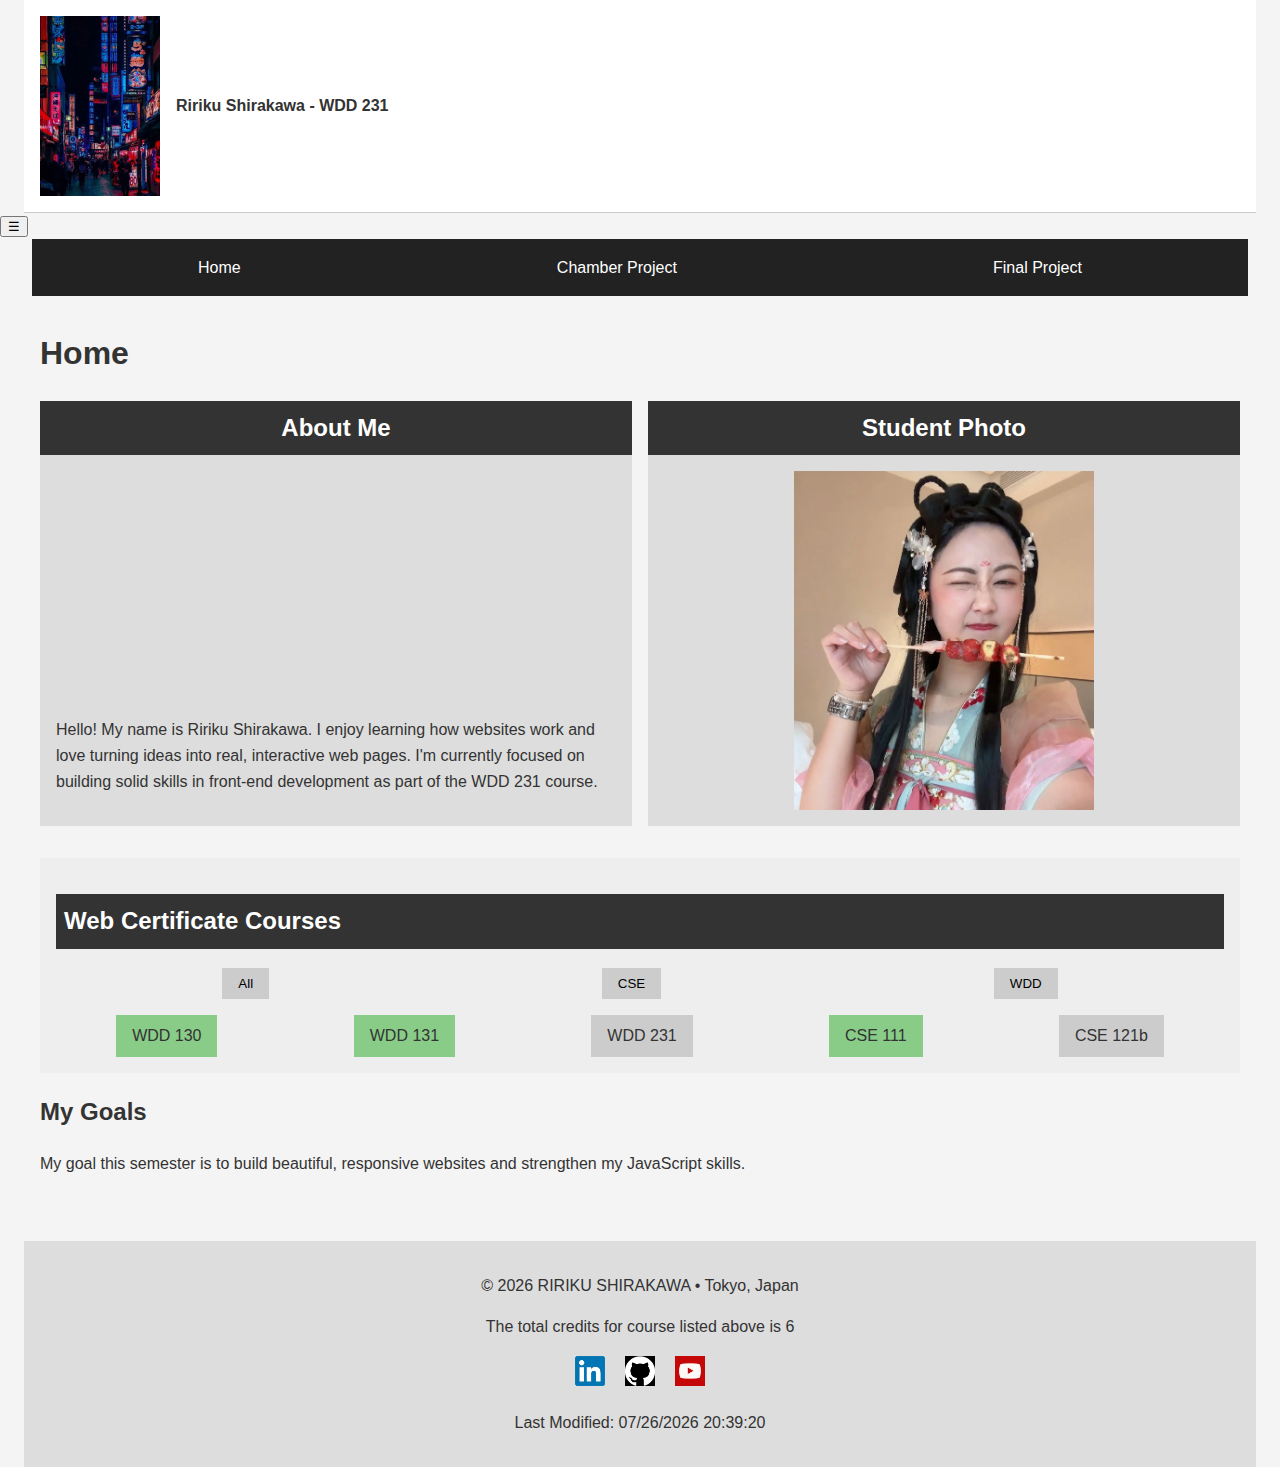
<file: index.html>
<!DOCTYPE html>
<html lang="en">

<head>
  <meta charset="UTF-8">
  <meta name="viewport" content="width=device-width, initial-scale=1.0" />
  <title>WDD 231 - Week 01 Assignment</title>
  <meta name="description" content="WDD231 Week 01 assignment home page." />
  <meta name="author" content="Ririku Shirakawa" />
  <link rel="stylesheet" href="styles/base.css">
  <link rel="stylesheet" href="styles/larger.css">
  <script src="scripts/navigation.js" defer></script>
  <script src="scripts/date.js" defer></script>
  <script src="scripts/courses.js" defer></script>
</head>

<body>
  <header>
    <img src="images/header.webp" alt="Header photo" width="120" />
    <span>Ririku Shirakawa - WDD 231</span>
  </header>

  <nav>
    <a href="index.html">Home</a>
    <a href="chamber.html">Chamber Project</a>
    <a href="final.html">Final Project</a>
  </nav>

  <main>
    <h1>Home</h1>

    <!-- Section 1: About Me + Photo -->
    <section class="about-photo">
      <div class="card">
        <h2>About Me</h2>
        <p>Hello! My name is Ririku Shirakawa. I enjoy learning how websites work and love turning ideas into real, interactive web pages. I'm currently focused on building solid skills in front-end development as part of the WDD 231 course.</p>
      </div>
      <div class="card">
        <h2>Student Photo</h2>
        <img src="images/profile.webp" alt="Student photo" />
      </div>
    </section>

    <!-- Section 2: Courses -->
    <section class="courses">
      <h2>Web Certificate Courses</h2>

      <div class="filters">
        <button id="allBtn">All</button>
        <button id="cseBtn">CSE</button>
        <button id="wddBtn">WDD</button>
      </div>

      <div class="course-list" id="courseList">
        <!-- Courses will be dynamically loaded here -->
      </div>
    </section>

    <!-- Section 3: Goals or Summary -->
    <section class="goals">
      <h2>My Goals</h2>
      <p>My goal this semester is to build beautiful, responsive websites and strengthen my JavaScript skills.</p>
    </section>
  </main>

  <footer>
    <p>&copy; 2025 RIRIKU SHIRAKAWA • Tokyo, Japan</p>
    <p>The total credits for course listed above is 6</p>
    <div class="social-icons">
      <a href="#"><img src="images/linkedin.webp" alt="LinkedIn icon"></a>
      <a href="#"><img src="images/github.webp" alt="GitHub icon"></a>
      <a href="#"><img src="images/youtube.webp" alt="Youtube icon"></a>
    </div>
    <p id="lastModified">Last Modified: </p>
  </footer>
</body>

</html>
</file>
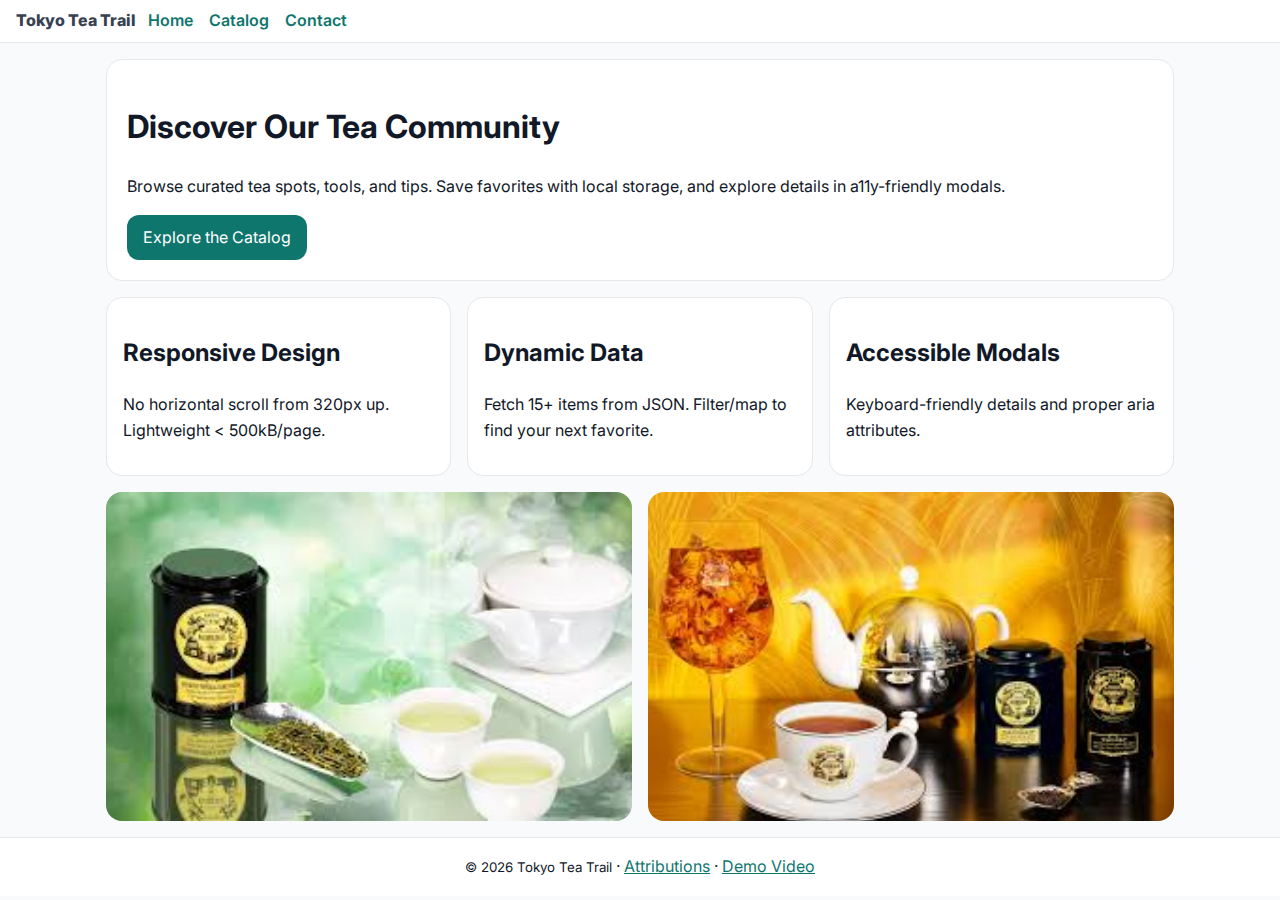
<file: final/index.html>
<!DOCTYPE html>
<html lang="en">
<head>
  <meta charset="utf-8" />
  <meta name="viewport" content="width=device-width, initial-scale=1" />
  <title>Tokyo Tea Trail | Home</title>
  <meta name="description" content="Discover artisan tea spots and brewing tips in Tokyo." />
  <meta name="author" content="Ririku Shirakawa" />

  <!-- Canonical -->
  <link rel="canonical" href="https://ririkuchan.github.io/wdd231/final/index.html" />

  <!-- Open Graph -->
  <meta property="og:site_name" content="Tokyo Tea Trail" />
  <meta property="og:type" content="website" />
  <meta property="og:url" content="https://ririkuchan.github.io/wdd231/final/index.html" />
  <meta property="og:title" content="Tokyo Tea Trail" />
  <meta property="og:description" content="Discover artisan tea spots and brewing tips in Tokyo." />
  <meta property="og:image" content="https://ririkuchan.github.io/wdd231/final/images/og.jpg" />
  <meta property="og:image:width" content="1200" />
  <meta property="og:image:height" content="630" />

  <link rel="icon" href="images/favicon.ico" />
  <link rel="preconnect" href="https://fonts.googleapis.com">
  <link rel="preconnect" href="https://fonts.gstatic.com" crossorigin>
  <link href="https://fonts.googleapis.com/css2?family=Inter:wght@400;600;800&display=swap" rel="stylesheet">
  <link rel="stylesheet" href="styles/base.css" />
  <!-- classic + defer（importを使わないmain.js用） -->
  <script src="scripts/main.js" defer></script>
</head>

<body>
  <a class="skip-link" href="#main">Skip to content</a>

  <header class="site-header">
    <button class="menu-btn" aria-expanded="false" aria-controls="nav">☰</button>
    <a class="brand" href="index.html">Tokyo Tea Trail</a>
    <nav id="nav" class="nav" aria-label="Primary">
      <a aria-current="page" href="index.html">Home</a>
      <a href="catalog.html">Catalog</a>
      <a href="contact.html">Contact</a>
    </nav>
  </header>

  <main id="main" class="container">
    <section class="hero">
      <h1>Discover Our Tea Community</h1>
      <p>Browse curated tea spots, tools, and tips. Save favorites with local storage, and explore details in a11y-friendly modals.</p>
      <a class="btn" href="catalog.html">Explore the Catalog</a>
    </section>

    <section class="features">
      <article>
        <h2>Responsive Design</h2>
        <p>No horizontal scroll from 320px up. Lightweight &lt; 500kB/page.</p>
      </article>
      <article>
        <h2>Dynamic Data</h2>
        <p>Fetch 15+ items from JSON. Filter/map to find your next favorite.</p>
      </article>
      <article>
        <h2>Accessible Modals</h2>
        <p>Keyboard-friendly details and proper aria attributes.</p>
      </article>
    </section>

    <!-- ▼▼▼ 追加：静的な lazy 画像（below the fold 判定用） ▼▼▼ -->
    <section class="gallery" aria-label="Tea highlights">
      <img src="images/item01.webp"
           alt="Sencha in a cup"
           loading="lazy"
           decoding="async"
           width="640" height="400">
      <img src="images/item02.webp"
           alt="Teaware on a table"
           loading="lazy"
           decoding="async"
           width="640" height="400">
    </section>
    <!-- ▲▲▲ ここまで追加 ▲▲▲ -->

  </main>

  <footer class="site-footer">
    <small>&copy; <span id="year"></span> Tokyo Tea Trail</small> ·
    <a href="attributions.html">Attributions</a> ·
    <a href="https://youtu.be/your-demo-link" target="_blank" rel="noopener">Demo Video</a>
  </footer>
</body>
</html>
</file>
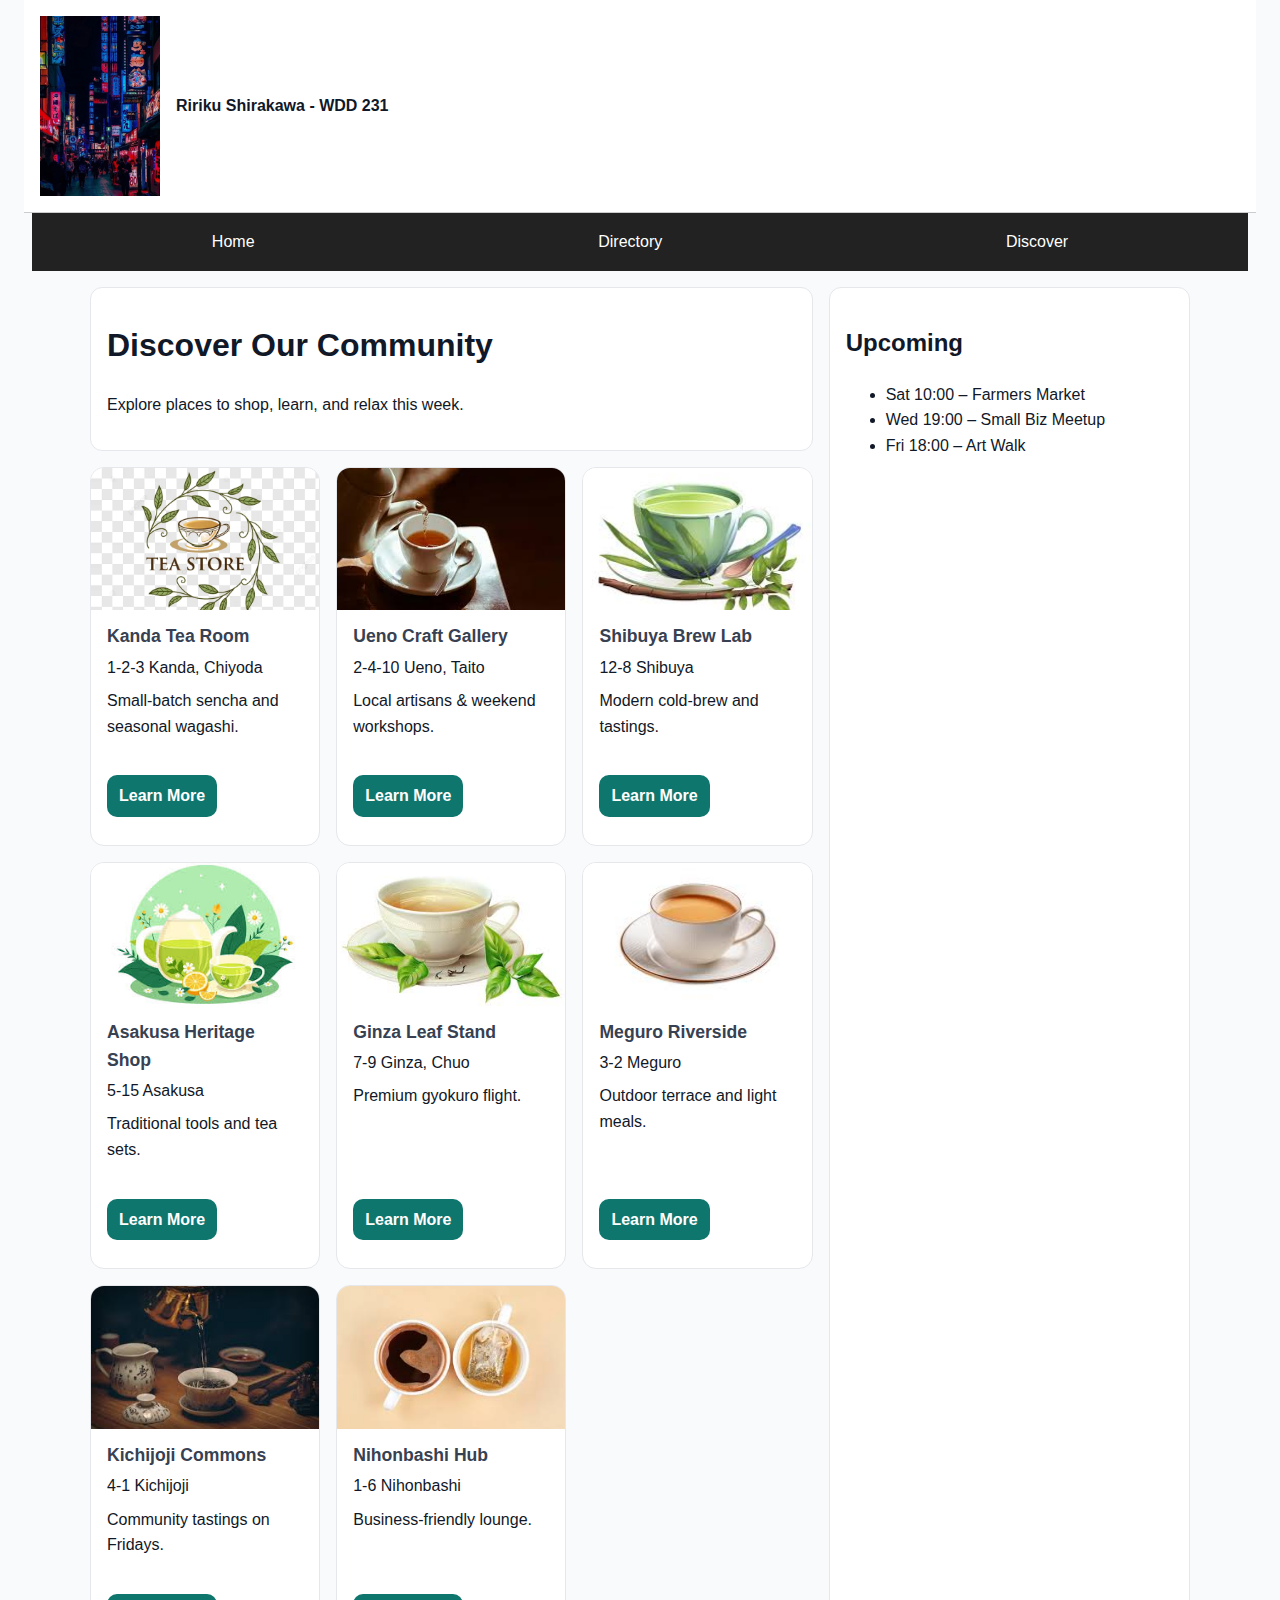
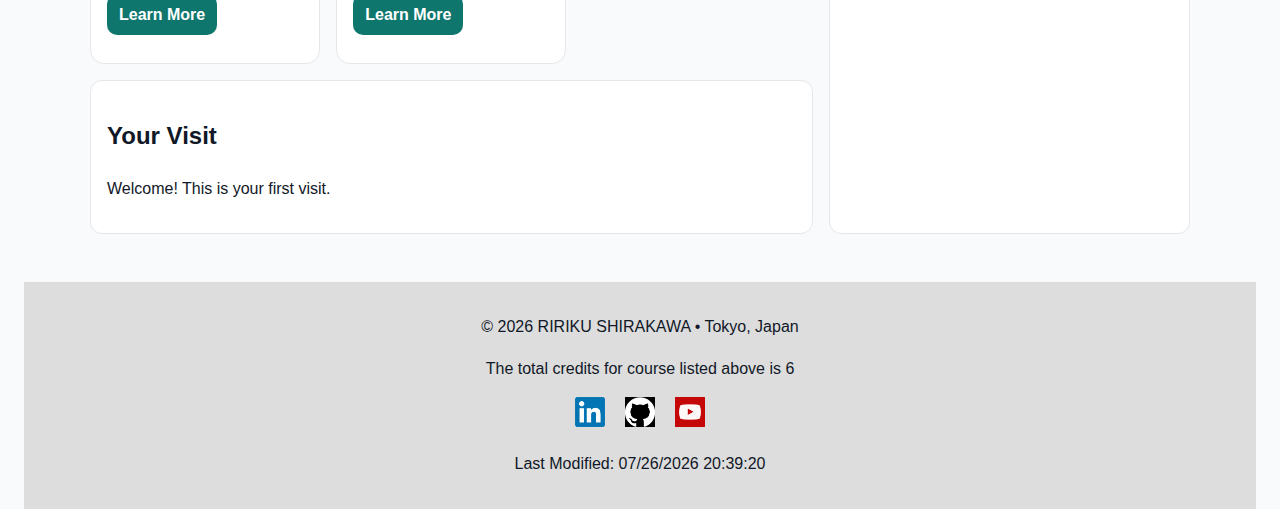
<file: discover.html>
<!DOCTYPE html>
<html lang="en">
<head>
  <meta charset="utf-8" />
  <meta name="viewport" content="width=device-width, initial-scale=1" />
  <title>Discover Tokyo | Chamber</title>
  <meta name="description" content="Discover page with local businesses, events, and resources." />

  <!-- global styles already in your project; keep them -->
  <link rel="stylesheet" href="styles/base.css">
  <link rel="stylesheet" href="styles/larger.css">
  <!-- discover page styles -->
  <link rel="stylesheet" href="styles/discover.css">
</head>
<body>
<header>
  <img src="images/header.webp" alt="Ririku Shirakawa site banner" width="120" />
  <span>Ririku Shirakawa - WDD 231</span>
</header>

<nav>
  <a href="index.html">Home</a>
  <a href="directory.html">Directory</a>
  <a aria-current="page" href="discover.html">Discover</a>
</nav>


<main id="main" class="discover-grid">
  <section class="hero" aria-label="City highlight">
    <h1>Discover Our Community</h1>
    <p>Explore places to shop, learn, and relax this week.</p>
  </section>

  <!-- 8. Custom Message using localStorage -->
  <aside class="visit" aria-live="polite">
    <h2>Your Visit</h2>
    <p id="visitMessage">Checking your last visit…</p>
  </aside>

  <!-- 10–13. JSON → Cards, Named Grid Areas, Eight WebP Images -->
  <section class="cards" aria-label="Featured spots">
    <!-- cards will be injected by discover.js -->
  </section>

  <aside class="events">
    <h2>Upcoming</h2>
    <ul>
      <li>Sat 10:00 – Farmers Market</li>
      <li>Wed 19:00 – Small Biz Meetup</li>
      <li>Fri 18:00 – Art Walk</li>
    </ul>
  </aside>
</main>

<footer>
    <p>&copy; 2025 RIRIKU SHIRAKAWA • Tokyo, Japan</p>
    <p>The total credits for course listed above is 6</p>
    <div class="social-icons">
      <a href="#"><img src="images/linkedin.webp" alt="LinkedIn icon"></a>
      <a href="#"><img src="images/github.webp" alt="GitHub icon"></a>
      <a href="#"><img src="images/youtube.webp" alt="Youtube icon"></a>
    </div>
    <p id="lastModified">Last Modified: </p>
</footer>

<!-- scripts -->
<script src="scripts/discover.js" defer></script>
<script src="scripts/date.js" defer></script>
</body>
</html>
</file>
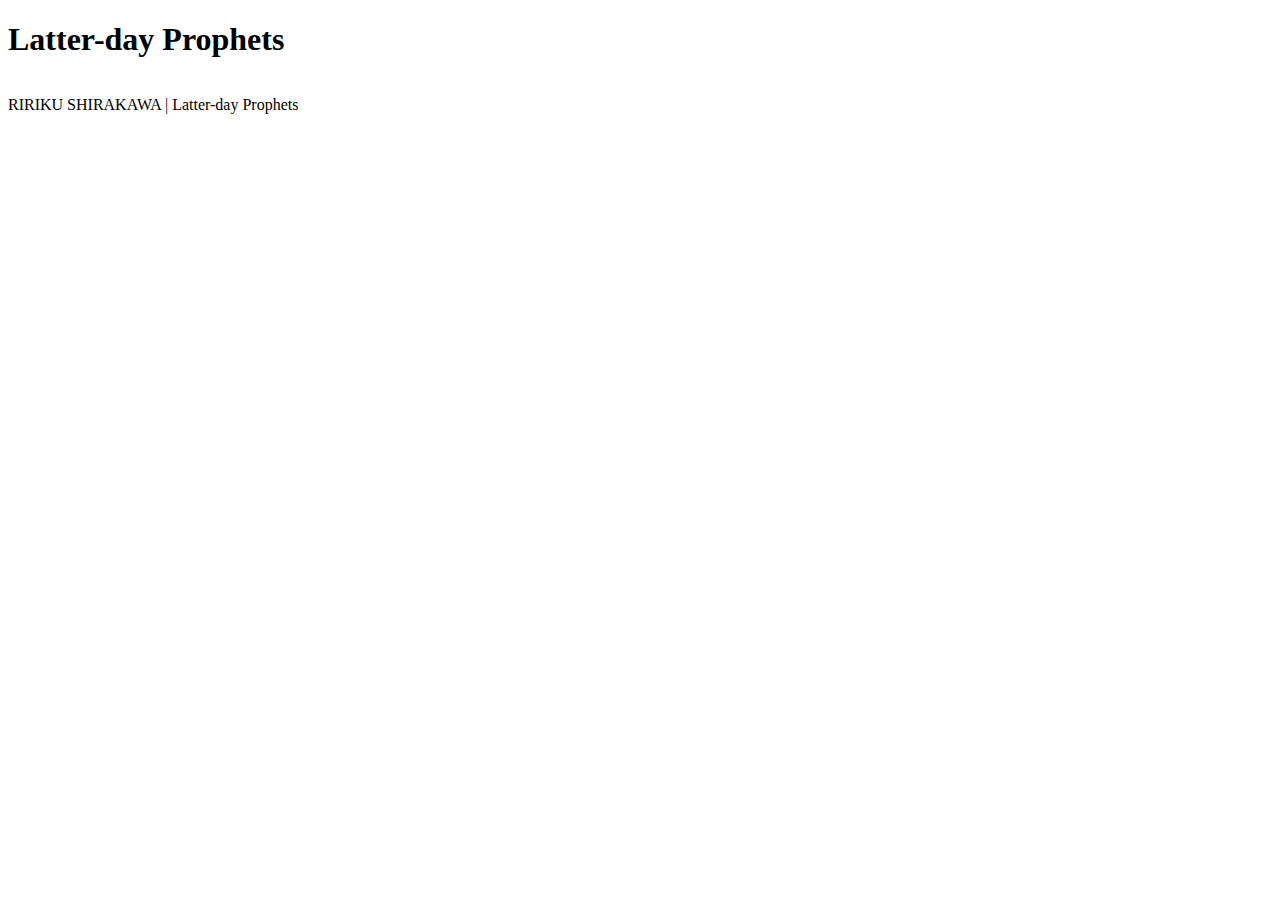
<file: prophets.html>
<!DOCTYPE html>
<html lang="en">
<head>
  <meta charset="UTF-8">
  <meta name="viewport" content="width=device-width, initial-scale=1.0">
  <title>Latter-day Prophets</title>
  <link rel="stylesheet" href="styles/prophets.css">
</head>
<body>
  <header>
    <h1>Latter-day Prophets</h1>
  </header>
  <main>
    <div class="cards"></div> <!-- JSでここにカードを追加 -->
  </main>
  <footer>
    <p>RIRIKU SHIRAKAWA | Latter-day Prophets</p>
  </footer>
  <script src="scripts/prophets.js" defer></script>
</body>
</html>
</file>
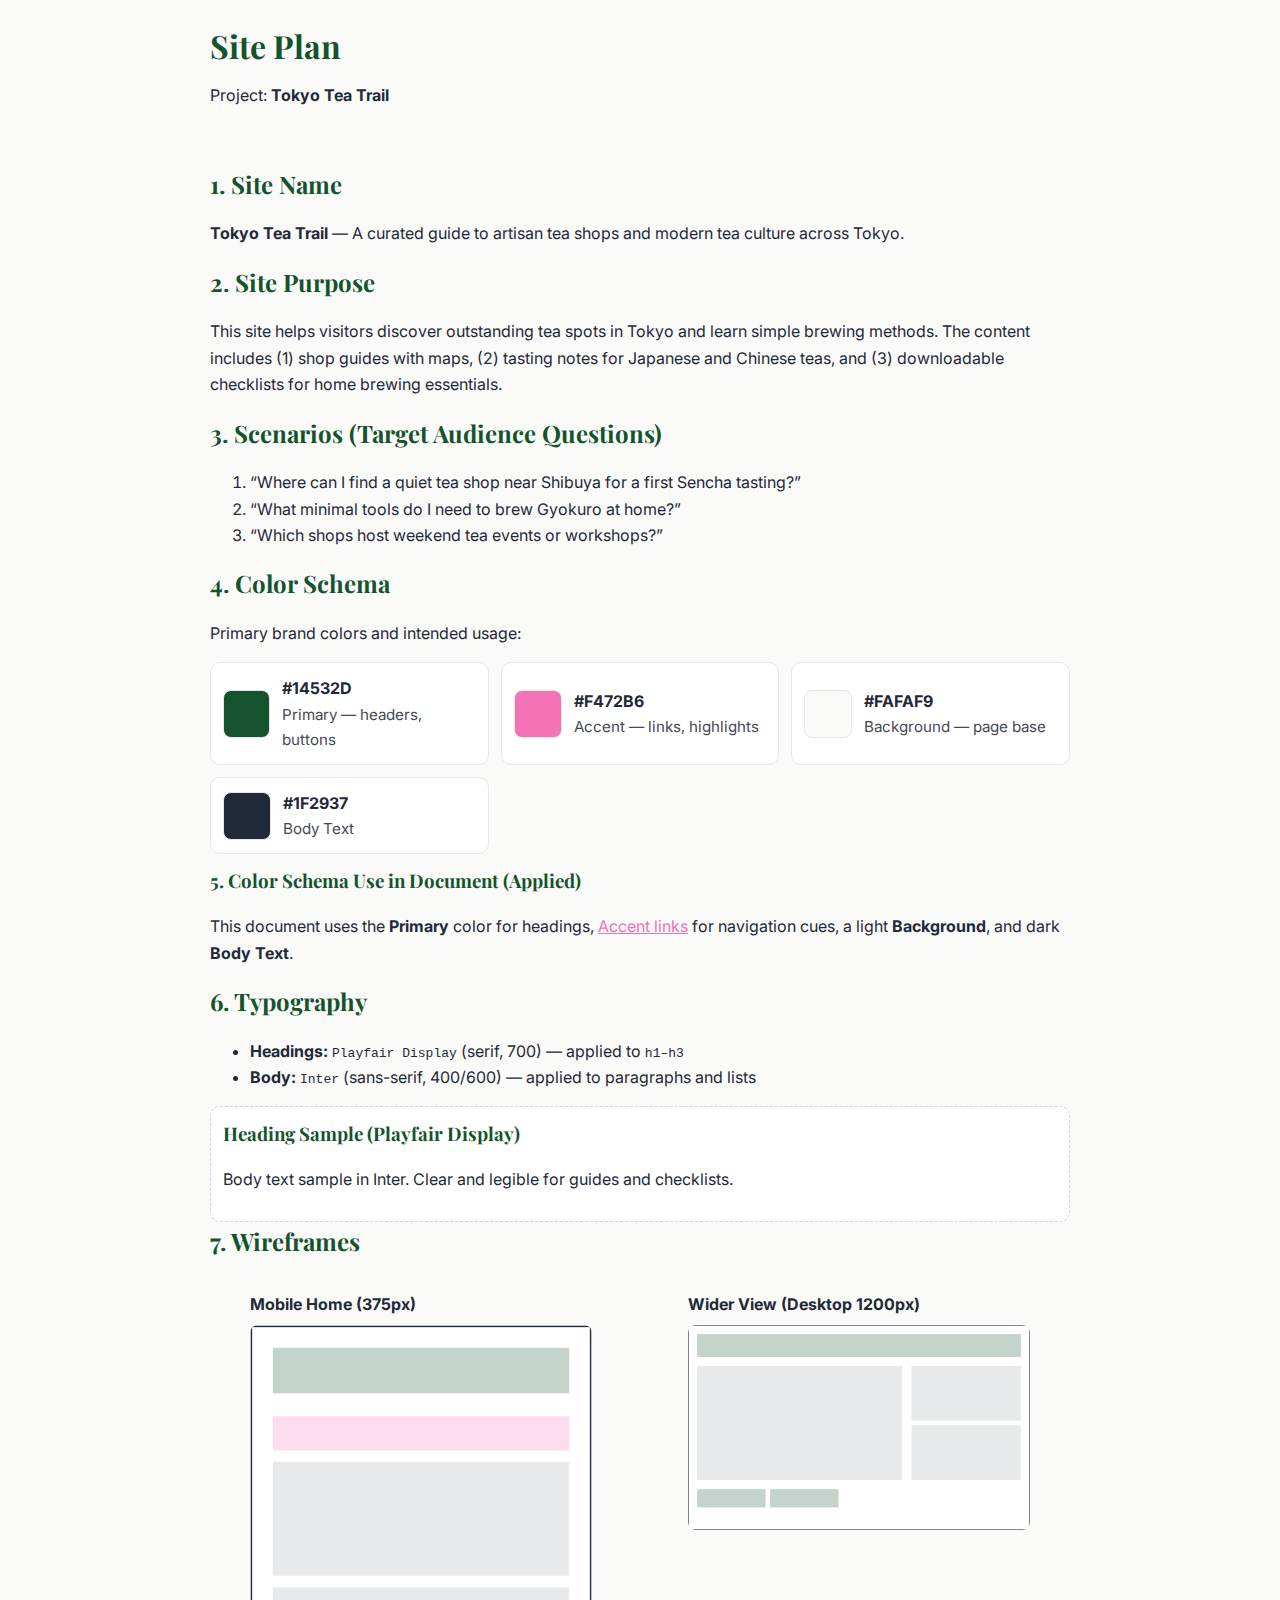
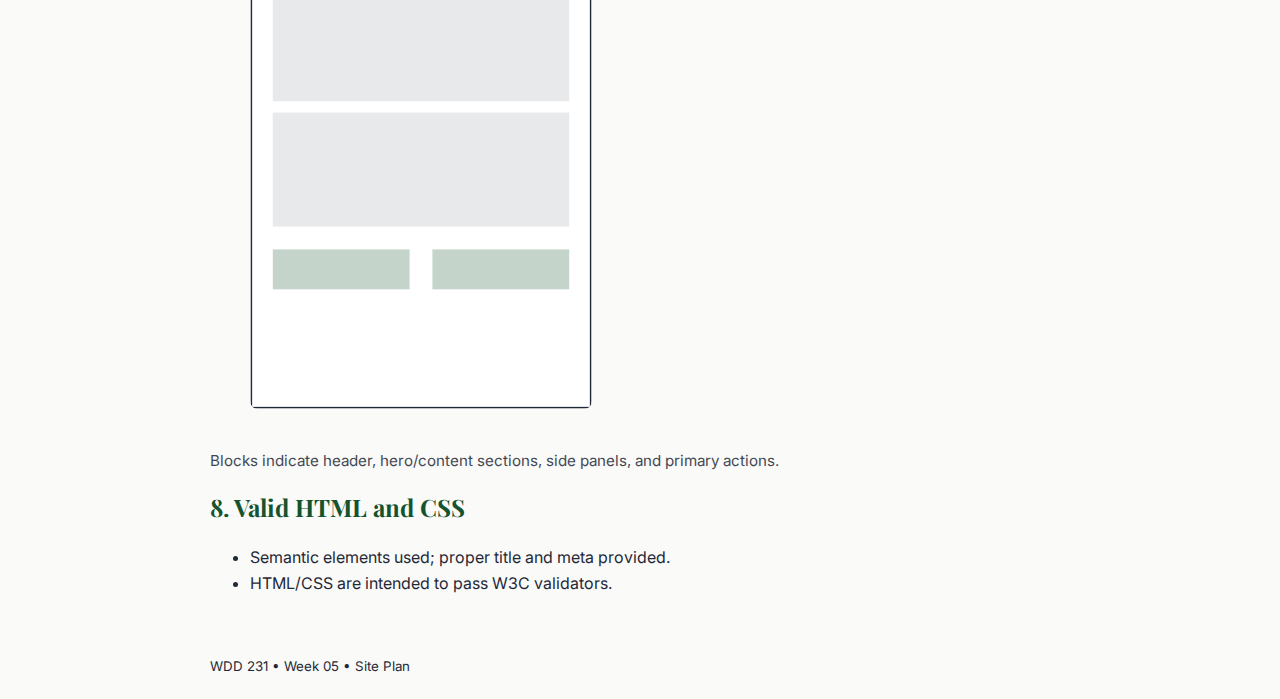
<file: site-plan.html>
<!DOCTYPE html>
<html lang="en">
<head>
  <meta charset="utf-8" />
  <meta name="viewport" content="width=device-width, initial-scale=1" />
  <title>W05 Project: Site Plan – Tokyo Tea Trail</title>
  <meta name="description" content="Site plan for the 'Tokyo Tea Trail' project (WDD 231 Week 05)." />
  <!-- 6. Typography Named and Used -->
  <link rel="preconnect" href="https://fonts.googleapis.com">
  <link rel="preconnect" href="https://fonts.gstatic.com" crossorigin>
  <link href="https://fonts.googleapis.com/css2?family=Inter:wght@400;600;800&family=Playfair+Display:wght@600;700&display=swap" rel="stylesheet">
  <link rel="stylesheet" href="styles/site-plan.css" />
</head>
<body>
  <header class="container">
    <h1>Site Plan</h1>
    <p class="subtitle">Project: <strong>Tokyo Tea Trail</strong></p>
  </header>

  <main class="container">
    <!-- 1. Site Name -->
    <section id="site-name">
      <h2>1. Site Name</h2>
      <p><strong>Tokyo Tea Trail</strong> — A curated guide to artisan tea shops and modern tea culture across Tokyo.</p>
    </section>

    <!-- 2. Site Purpose -->
    <section id="site-purpose">
      <h2>2. Site Purpose</h2>
      <p>
        This site helps visitors discover outstanding tea spots in Tokyo and learn simple brewing methods.
        The content includes (1) shop guides with maps, (2) tasting notes for Japanese and Chinese teas,
        and (3) downloadable checklists for home brewing essentials.
      </p>
    </section>

    <!-- 3. Scenarios -->
    <section id="scenarios">
      <h2>3. Scenarios (Target Audience Questions)</h2>
      <ol>
        <li>“Where can I find a quiet tea shop near Shibuya for a first Sencha tasting?”</li>
        <li>“What minimal tools do I need to brew Gyokuro at home?”</li>
        <li>“Which shops host weekend tea events or workshops?”</li>
      </ol>
    </section>

    <!-- 4 & 5. Color Schema + Use in Document -->
    <section id="color-schema">
      <h2>4. Color Schema</h2>
      <p>Primary brand colors and intended usage:</p>

      <div class="swatches">
        <div class="swatch">
          <div class="chip chip--primary" aria-hidden="true"></div>
          <div>
            <div class="hex">#14532D</div>
            <div class="use">Primary — headers, buttons</div>
          </div>
        </div>
        <div class="swatch">
          <div class="chip chip--accent" aria-hidden="true"></div>
          <div>
            <div class="hex">#F472B6</div>
            <div class="use">Accent — links, highlights</div>
          </div>
        </div>
        <div class="swatch">
          <div class="chip chip--bg" aria-hidden="true"></div>
          <div>
            <div class="hex">#FAFAF9</div>
            <div class="use">Background — page base</div>
          </div>
        </div>
        <div class="swatch">
          <div class="chip chip--text" aria-hidden="true"></div>
          <div>
            <div class="hex">#1F2937</div>
            <div class="use">Body Text</div>
          </div>
        </div>
      </div>

      <h3>5. Color Schema Use in Document (Applied)</h3>
      <p>
        This document uses the <strong>Primary</strong> color for headings,
        <a href="#wireframes">Accent links</a> for navigation cues,
        a light <strong>Background</strong>, and dark <strong>Body Text</strong>.
      </p>
    </section>

    <!-- 6. Typography Named and Used -->
    <section id="typography">
      <h2>6. Typography</h2>
      <ul>
        <li><strong>Headings:</strong> <code>Playfair Display</code> (serif, 700) — applied to <code>h1–h3</code></li>
        <li><strong>Body:</strong> <code>Inter</code> (sans-serif, 400/600) — applied to paragraphs and lists</li>
      </ul>
      <div class="type-demo">
        <h3>Heading Sample (Playfair Display)</h3>
        <p>Body text sample in Inter. Clear and legible for guides and checklists.</p>
      </div>
    </section>

    <!-- 7. Wireframe -->
    <section id="wireframes">
      <h2>7. Wireframes</h2>
      <div class="wireframes">
        <figure>
          <figcaption>Mobile Home (375px)</figcaption>
          <svg viewBox="0 0 240 480" role="img" aria-label="Mobile wireframe">
            <rect x="1" y="1" width="238" height="478" fill="none" stroke="#1F2937"/>
            <rect x="16" y="16" width="208" height="32" fill="#14532D" opacity="0.25"/>
            <rect x="16" y="64" width="208" height="24" fill="#F472B6" opacity="0.25"/>
            <rect x="16" y="96" width="208" height="80" fill="#1F2937" opacity="0.10"/>
            <rect x="16" y="184" width="208" height="80" fill="#1F2937" opacity="0.10"/>
            <rect x="16" y="272" width="208" height="80" fill="#1F2937" opacity="0.10"/>
            <rect x="16" y="368" width="96" height="28" fill="#14532D" opacity="0.25"/>
            <rect x="128" y="368" width="96" height="28" fill="#14532D" opacity="0.25"/>
          </svg>
        </figure>
        <figure>
          <figcaption>Wider View (Desktop 1200px)</figcaption>
          <svg viewBox="0 0 600 360" role="img" aria-label="Desktop wireframe">
            <rect x="1" y="1" width="598" height="358" fill="none" stroke="#1F2937"/>
            <rect x="16" y="16" width="568" height="40" fill="#14532D" opacity="0.25"/>
            <rect x="16" y="72" width="360" height="200" fill="#1F2937" opacity="0.10"/>
            <rect x="392" y="72" width="192" height="96" fill="#1F2937" opacity="0.10"/>
            <rect x="392" y="176" width="192" height="96" fill="#1F2937" opacity="0.10"/>
            <rect x="16" y="288" width="120" height="32" fill="#14532D" opacity="0.25"/>
            <rect x="144" y="288" width="120" height="32" fill="#14532D" opacity="0.25"/>
          </svg>
        </figure>
      </div>
      <p class="note">Blocks indicate header, hero/content sections, side panels, and primary actions.</p>
    </section>

    <!-- 8. Valid HTML and CSS -->
    <section id="validity">
      <h2>8. Valid HTML and CSS</h2>
      <ul>
        <li>Semantic elements used; proper title and meta provided.</li>
        <li>HTML/CSS are intended to pass W3C validators.</li>
      </ul>
    </section>
  </main>

  <footer class="container">
    <small>WDD 231 • Week 05 • Site Plan</small>
  </footer>
</body>
</html>
</file>
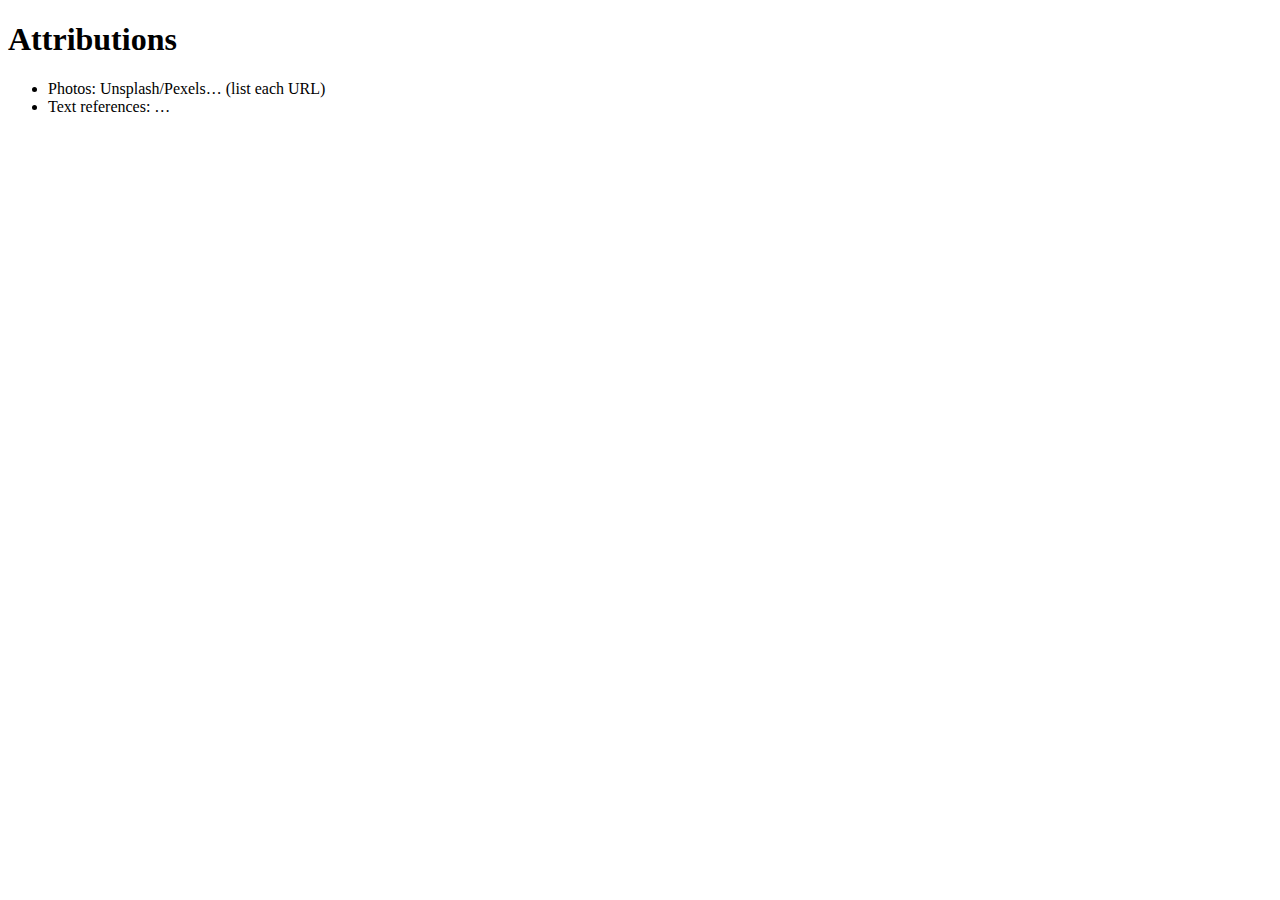
<file: final/attributions.html>
<!DOCTYPE html>
<html lang="en">
<head><meta charset="utf-8"><meta name="viewport" content="width=device-width,initial-scale=1">
<title>Attributions</title></head>
<body>
  <h1>Attributions</h1>
  <ul>
    <li>Photos: Unsplash/Pexels… (list each URL)</li>
    <li>Text references: …</li>
  </ul>
</body>
</html>
</file>
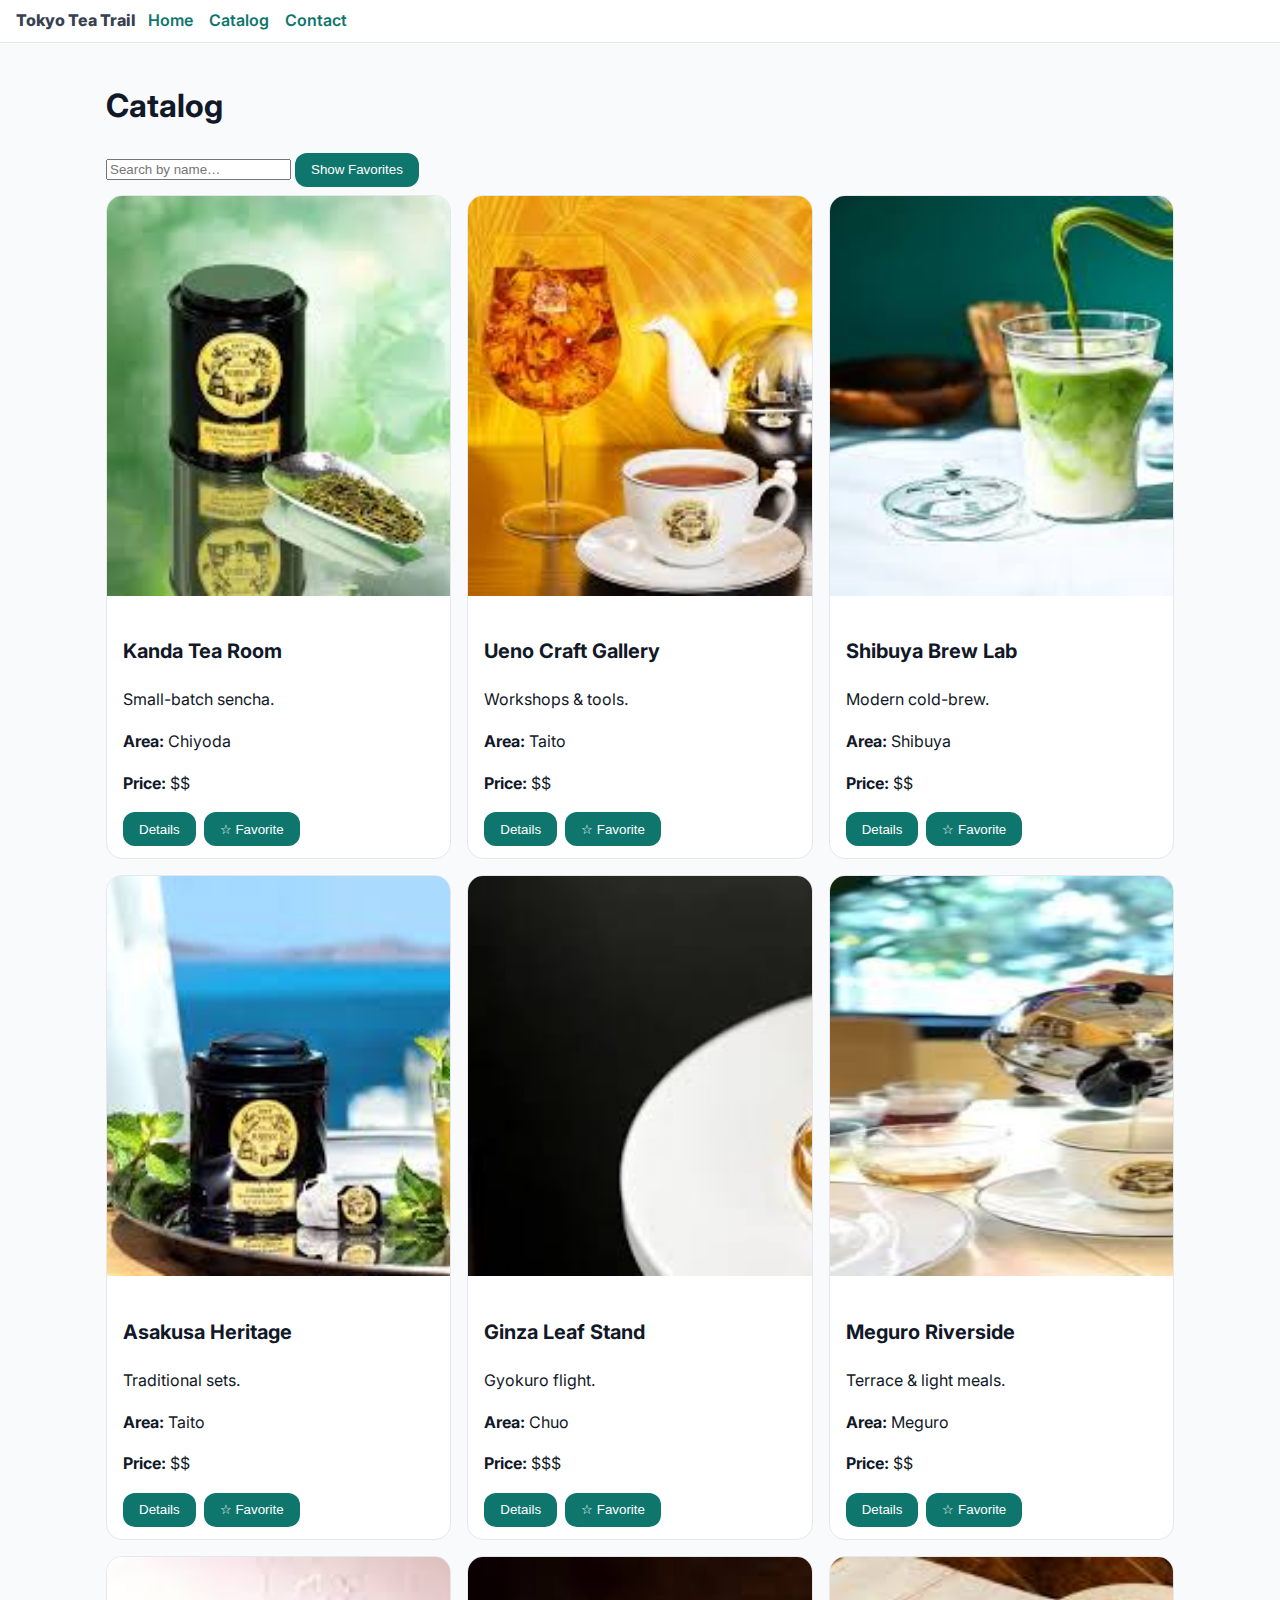
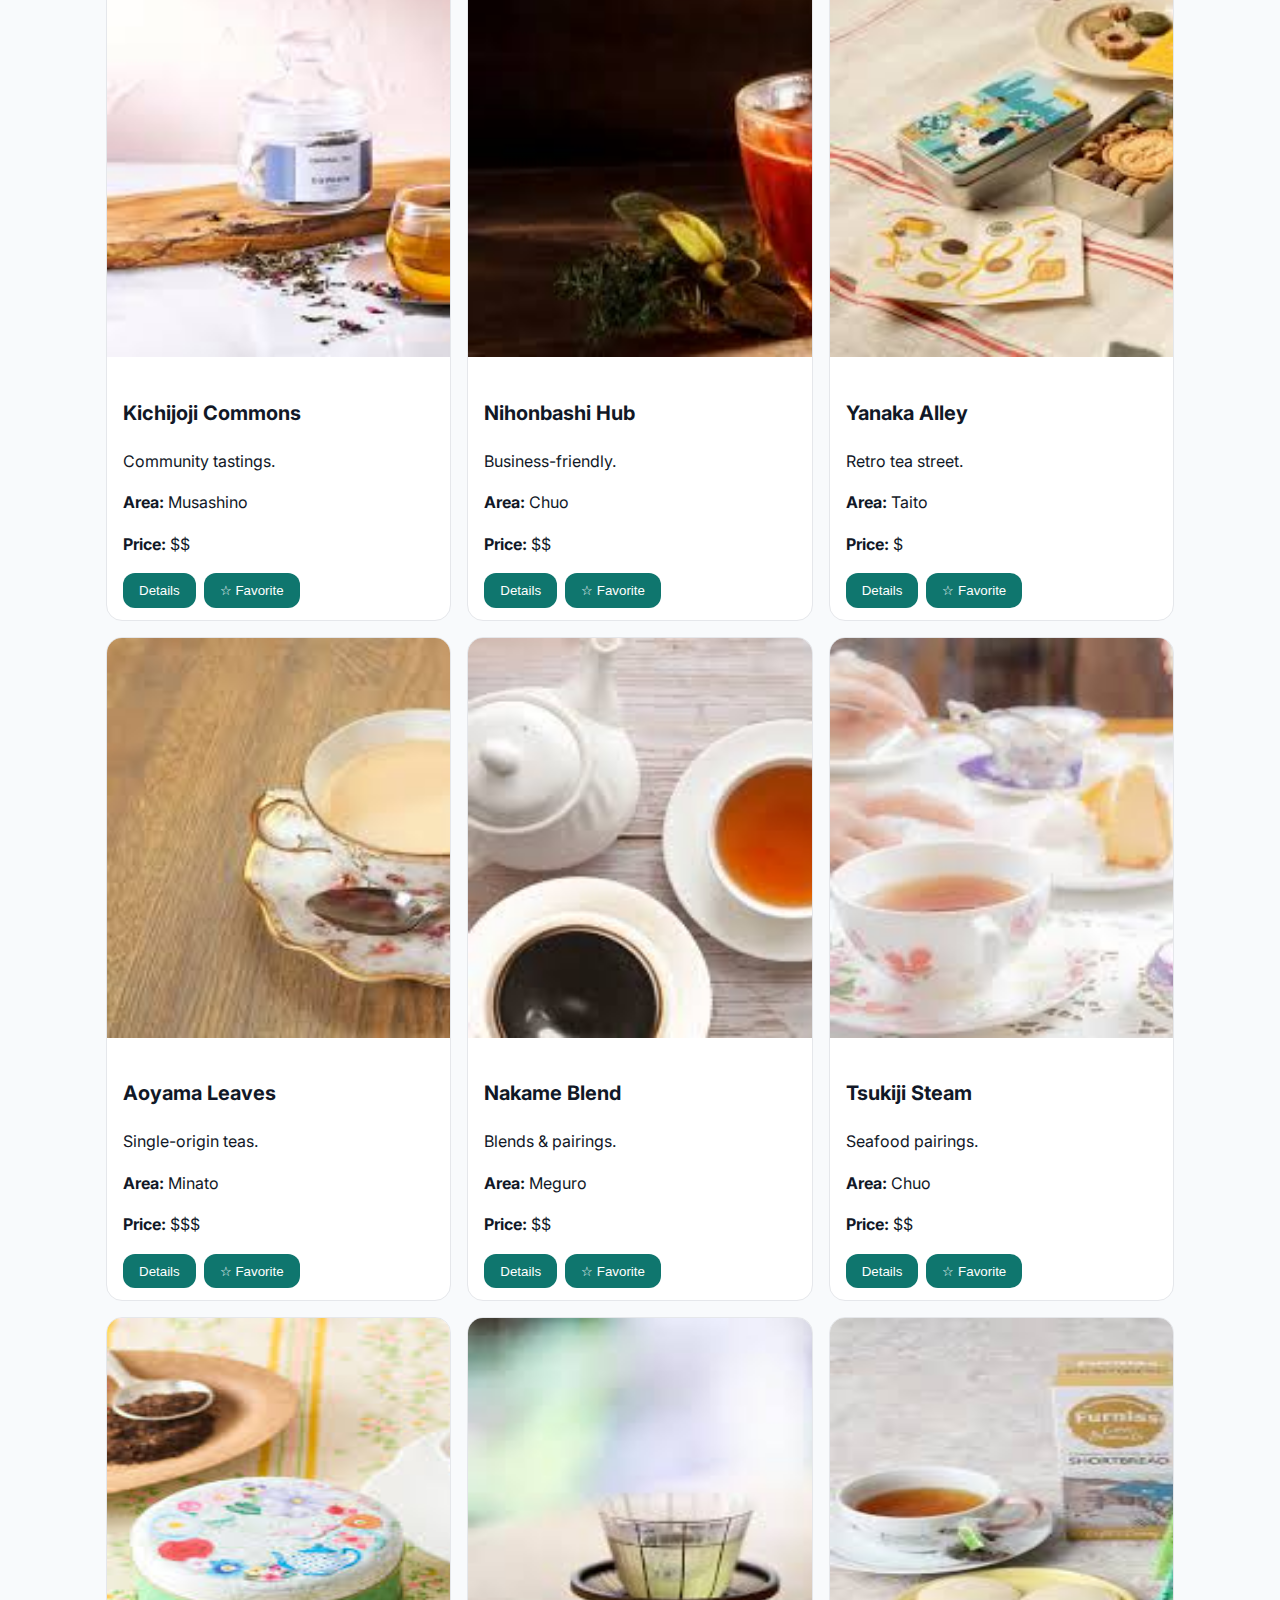
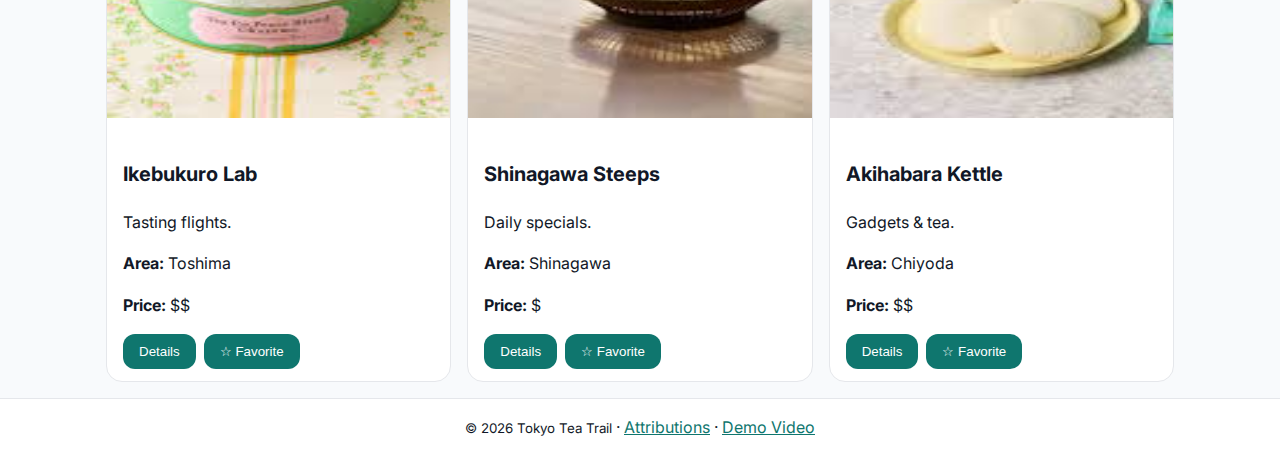
<file: final/catalog.html>
<!DOCTYPE html>
<html lang="en">
<head>
  <meta charset="utf-8" />
  <meta name="viewport" content="width=device-width, initial-scale=1" />
  <title>Tokyo Tea Trail | Catalog</title>
  <meta name="description" content="Dynamic catalog with 15+ items loaded via Fetch API." />
  <link rel="icon" href="images/favicon.ico" />
  <link rel="preconnect" href="https://fonts.googleapis.com">
  <link rel="preconnect" href="https://fonts.gstatic.com" crossorigin>
  <link href="https://fonts.googleapis.com/css2?family=Inter:wght@400;600;800&display=swap" rel="stylesheet">
  <meta name="author" content="Ririku Shirakawa" />
  <link rel="stylesheet" href="styles/base.css" />

  <!-- classic + defer（ハンバーガー/年号） -->
  <script src="scripts/main.js" defer></script>
  <!-- module（import を使うカタログ用）※defer 付けない -->
  <script type="module" src="scripts/catalog.js"></script>
</head>
<body>

<a class="skip-link" href="#main">Skip to content</a>

<header class="site-header">
  <button class="menu-btn" aria-expanded="false" aria-controls="nav">☰</button>
  <a class="brand" href="index.html">Tokyo Tea Trail</a>
  <nav id="nav" class="nav" aria-label="Primary">
    <a href="index.html">Home</a>
    <a aria-current="page" href="catalog.html">Catalog</a>
    <a href="contact.html">Contact</a>
  </nav>
</header>

<main id="main" class="container">
  <h1>Catalog</h1>

  <div class="toolbar">
    <!-- 視覚的に非表示のラベル（スクリーンリーダー用） -->
    <label for="q" class="visually-hidden">Search by name</label>
    <input id="q" type="search" placeholder="Search by name…">

    <button id="favToggle" class="btn" aria-pressed="false">Show Favorites</button>

    <!-- 検索結果件数のライブ表示 -->
    <p id="count" class="muted" aria-live="polite" aria-atomic="true"></p>
  </div>

  <section id="grid" class="grid" aria-live="polite"></section>
</main>

<!-- Accessible modal -->
<div id="modal" class="modal hidden" role="dialog" aria-modal="true" aria-labelledby="modalTitle">
  <div class="modal__card" role="document">
    <button class="modal__close" aria-label="Close">×</button>
    <h2 id="modalTitle"></h2>
    <!-- モーダルは即時表示したいので eager 推奨（lazy でも可） -->
    <img id="modalImg" alt="" loading="lazy" decoding="async" width="800" height="500" />
    <p id="modalDesc"></p>
    <p><strong>Area:</strong> <span id="modalArea"></span></p>
    <p><strong>Price:</strong> <span id="modalPrice"></span></p>
  </div>
</div>

<footer class="site-footer">
  <small>&copy; <span id="year"></span> Tokyo Tea Trail</small> ·
  <a href="attributions.html">Attributions</a> ·
  <a href="https://youtu.be/your-demo-link" target="_blank" rel="noopener">Demo Video</a>
</footer>
</body>
</html>
</file>
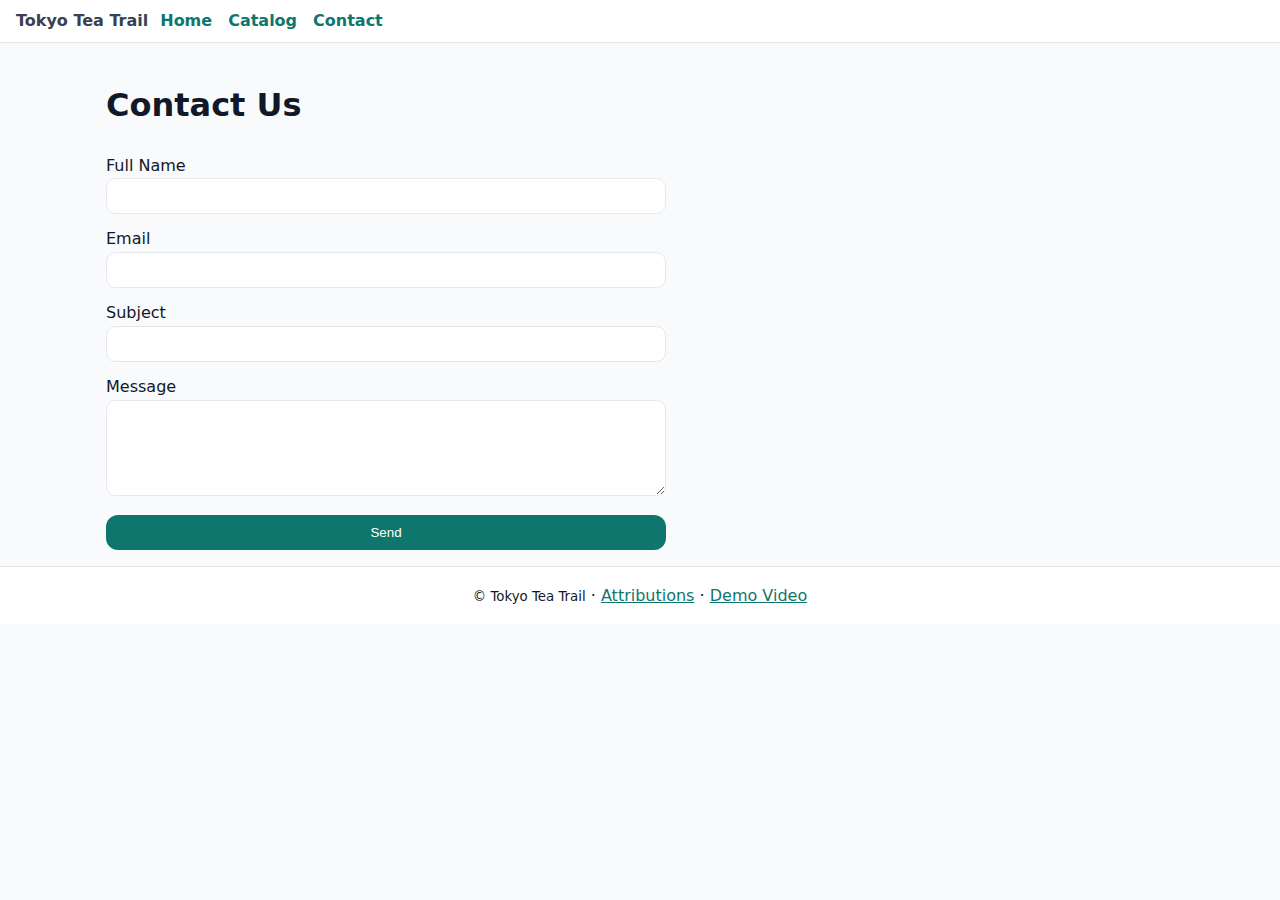
<file: final/contact.html>
<!DOCTYPE html>
<html lang="en">
<head>
  <meta charset="utf-8" />
  <meta name="viewport" content="width=device-width, initial-scale=1" />
  <title>Tokyo Tea Trail | Contact</title>
  <meta name="description" content="Contact form that meets course standards." />
  <meta name="author" content="Ririku Shirakawa" />
  <link rel="icon" href="images/favicon.ico" />
  <link rel="stylesheet" href="styles/base.css" />
  <script type="module" src="scripts/contact.js" defer></script>
</head>
<body>
<header class="site-header">
  <button class="menu-btn" aria-expanded="false" aria-controls="nav">☰</button>
  <a class="brand" href="index.html">Tokyo Tea Trail</a>
  <nav id="nav" class="nav" aria-label="Primary">
    <a href="index.html">Home</a>
    <a href="catalog.html">Catalog</a>
    <a aria-current="page" href="contact.html">Contact</a>
  </nav>
</header>

<main class="container">
  <h1>Contact Us</h1>
  <form action="thanks.html" method="get" class="form" novalidate>
    <label>Full Name
      <input name="name" required autocomplete="name" />
    </label>
    <label>Email
      <input name="email" type="email" required autocomplete="email" />
    </label>
    <label>Subject
      <input name="subject" required maxlength="80" />
    </label>
    <label>Message
      <textarea name="message" required rows="5"></textarea>
    </label>
    <button class="btn" type="submit">Send</button>
  </form>
</main>

<footer class="site-footer">
  <small>&copy; <span id="year"></span> Tokyo Tea Trail</small> ·
  <a href="attributions.html">Attributions</a> ·
  <a href="https://youtu.be/your-demo-link" target="_blank" rel="noopener">Demo Video</a>
</footer>
</body>
</html>
</file>
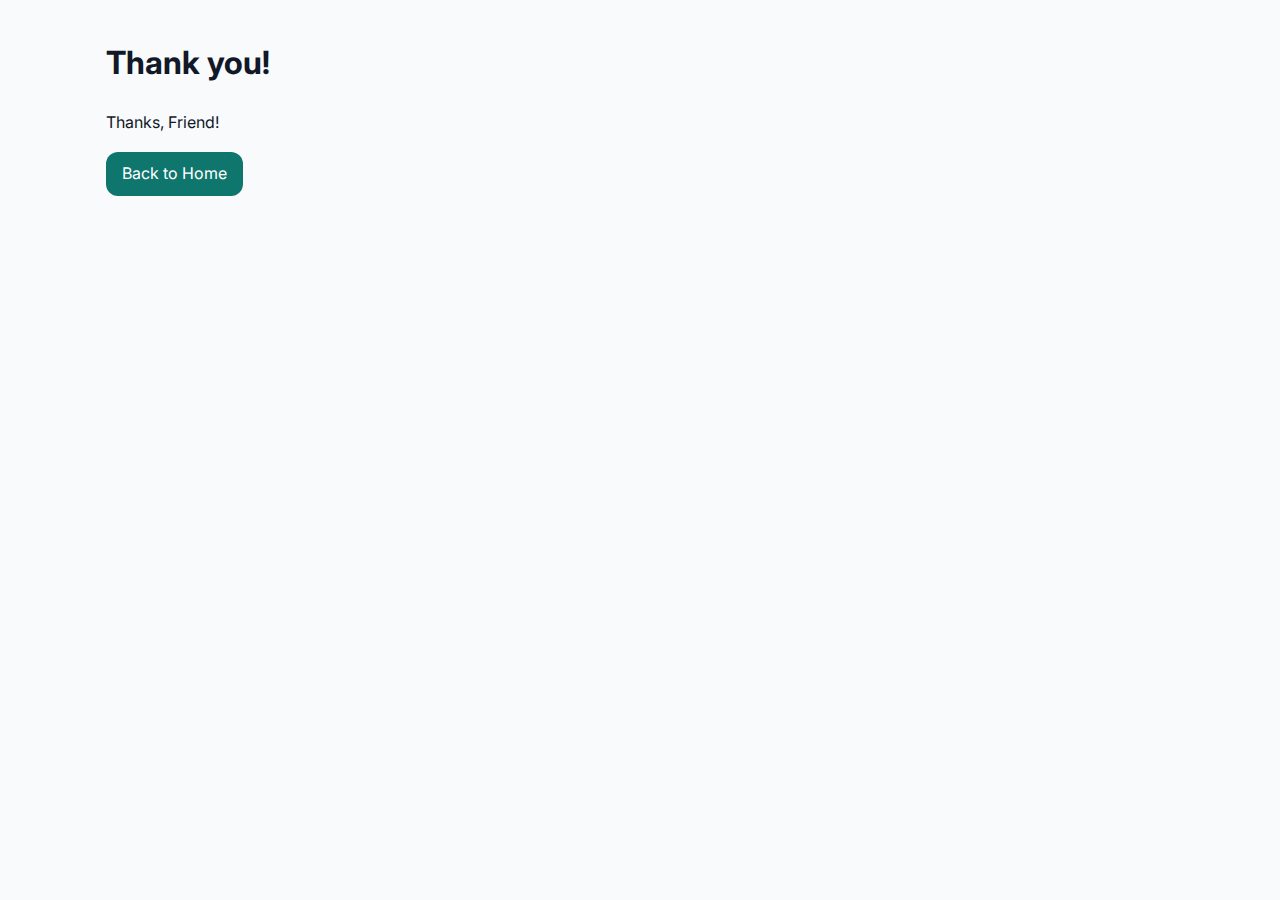
<file: final/thanks.html>
<!DOCTYPE html>
<html lang="en">
<head>
  <meta charset="utf-8" />
  <meta name="viewport" content="width=device-width, initial-scale=1" />
  <title>Thanks | Tokyo Tea Trail</title>
  <meta name="description" content="Submission received." />
  <meta name="author" content="Ririku Shirakawa" />
  <link rel="preconnect" href="https://fonts.googleapis.com">
  <link rel="preconnect" href="https://fonts.gstatic.com" crossorigin>
  <link href="https://fonts.googleapis.com/css2?family=Inter:wght@400;600;800&display=swap" rel="stylesheet">
  <link rel="icon" href="images/favicon.ico" />
  <link rel="stylesheet" href="styles/base.css" />
</head>
<body>

  <!-- Skip link for keyboard users -->
  <a class="skip-link" href="#main">Skip to content</a>

  <main id="main" class="container">
    <h1>Thank you!</h1>

    <!-- This line will be customized by the script below -->
    <p id="ack">We received your submission.</p>

    <!-- Optional: Echo submitted fields (accessible live region) -->
    <div id="receipt" class="muted" aria-live="polite"></div>

    <a class="btn" href="index.html">Back to Home</a>
  </main>

  <script>
    // Read URL search params and show a friendly confirmation
    (function () {
      const p = new URLSearchParams(location.search);
      const name    = (p.get('name')    || '').trim();
      const email   = (p.get('email')   || '').trim();
      const subject = (p.get('subject') || '').trim();
      const message = (p.get('message') || '').trim();

      const ack = document.getElementById('ack');
      const receipt = document.getElementById('receipt');

      const who = name || 'Friend';
      ack.textContent = `Thanks, ${who}!` + (email ? ` We’ll reply to ${email}.` : '');

      // Build a small summary list, safely using textContent
      const list = document.createElement('dl');
      function add(term, value){
        if (!value) return;
        const dt = document.createElement('dt'); dt.textContent = term;
        const dd = document.createElement('dd'); dd.textContent = value;
        list.append(dt, dd);
      }
      add('Subject', subject);
      add('Message', message);

      if (list.children.length) receipt.appendChild(list);
    })();
  </script>
</body>
</html>
</file>
<file: styles/base.css>
/* Base styles */
body {
  font-family: 'Oswald','Bebas Neue', sans-serif;
  margin: 0;
  padding: 0;
  line-height: 1.6;
  background-color: #f4f4f4;
  color: #333;
}

header, nav, main, footer {
  padding: 1rem;
  max-width: 1200px;
  margin: auto;
}

img {
  max-width: 100%;
  height: auto;
}

header {
  display: flex;
  align-items: center;
  gap: 1rem;
  background-color: #fff;
  border-bottom: 1px solid #ccc;
}

header span {
  font-weight: bold;
}

nav {
  background-color: #222;
  display: flex;
  flex-wrap: wrap;
  justify-content: space-around;
  padding: 0.5rem;
}

nav a {
  color: white;
  text-decoration: none;
  padding: 0.5rem;
}

nav a:hover {
  background-color: #444;
  border-radius: 5px;
}

main h1 {
  margin-top: 1rem;
  font-size: 2rem;
}

/* About + Photo section */
.about-photo {
  display: flex;
  flex-direction: column;
  gap: 1rem;
}

.about-photo .card {
  background-color: #ddd;
  padding: 1rem;
  flex: 1;
  display: flex;
  flex-direction: column;
  justify-content: flex-start;
  min-width: 0;
}

.about-photo .card h2 {
  background-color: #333;
  color: white;
  margin: -1rem -1rem 1rem;
  padding: 0.5rem;
  text-align: center;
}

.about-photo .card img {
  width: 100%;
  height: auto;
  max-height: 400px;
  object-fit: cover;
  align-self: center;
}

/* Courses section */
.courses {
  background-color: #eee;
  margin-top: 2rem;
  padding: 1rem;
}

.courses h2 {
  background-color: #333;
  color: white;
  padding: 0.5rem;
}

.filters {
  display: flex;
  justify-content: space-around;
  margin: 1rem 0;
}

.filters button {
  padding: 0.5rem 1rem;
  border: none;
  background-color: #ccc;
  cursor: pointer;
}

.filters button:hover {
  background-color: #aaa;
}

.course-list {
  display: flex;
  flex-wrap: wrap;
  gap: 1rem;
  justify-content: space-around;
}

.course-list .course {
  background-color: #bbb;
  padding: 0.5rem 1rem;
}

/* Footer */
footer {
  text-align: center;
  background-color: #ddd;
  padding: 1rem;
  margin-top: 2rem;
}

footer .social-icons img {
  width: 30px;
  margin: 0 0.5rem;
}
</file>
<file: styles/larger.css>
@media (min-width: 768px) {
  .about-photo {
    display: flex;
    flex-direction: row;
    justify-content: space-between;
    align-items: stretch; /* 高さを揃える */
    gap: 1rem;
  }

  .about-photo .card {
    flex: 1;
    display: flex;
    flex-direction: column;
    justify-content: space-between;
    background-color: #ddd;
    padding: 1rem;
  }

  .about-photo .card h2 {
    background-color: #333;
    color: white;
    margin: -1rem -1rem 1rem;
    padding: 0.5rem;
    text-align: center;
  }

  .about-photo .card img {
    width: 100%;
    height: auto;
    max-width: 300px;
    object-fit: cover;
    align-self: center;
  }
}
</file>
<file: final/styles/base.css>
:root{
  --bg:#f8fafc; --text:#111827; --muted:#374151; --brand:#0f766e; --ring:#e5e7eb; --card:#fff;
}

/* ==== TYPOGRAPHY ==== */
/* Inter を使用。全ページで同じにする */
html,body{
  margin:0;
  padding:0;
  background:var(--bg);
  color:var(--text);
  font:16px/1.6 "Inter", system-ui, Segoe UI, Roboto, Arial, sans-serif;
}

/* これが“見出しサイズ未指定”の警告対策（section内のh1にも効く） */
h1{font-size:2rem}
h2{font-size:1.5rem}
h3{font-size:1.25rem}

*{box-sizing:border-box}
.container{max-width:1100px;margin:auto;padding:1rem}
a{color:var(--brand)}
.btn{display:inline-block;background:var(--brand);color:#fff;padding:.6rem 1rem;border-radius:.75rem;text-decoration:none;border:0}

.site-header{display:flex;align-items:center;gap:.75rem;padding:.5rem 1rem;border-bottom:1px solid var(--ring);background:#fff}
.brand{font-weight:800;color:var(--muted);text-decoration:none}
.menu-btn{font-size:1.25rem;background:#fff;border:1px solid var(--ring);border-radius:.5rem;padding:.25rem .5rem}
.nav{display:none;gap:1rem}
.nav a{text-decoration:none;font-weight:600}

.hero{background:var(--card);border:1px solid var(--ring);border-radius:1rem;padding:1.25rem}
.features{display:grid;gap:1rem;margin-top:1rem}
.features article{background:#fff;border:1px solid var(--ring);border-radius:1rem;padding:1rem}

/* カードグリッド（カタログ） */
.grid{display:grid;grid-template-columns:1fr;gap:1rem}
.card{background:#fff;border:1px solid var(--ring);border-radius:1rem;overflow:hidden}
.card__img{
  width:100%;
  aspect-ratio:16/10;
  height:auto;
  object-fit:cover;
  object-position:center;
  display:block;
  background:#eef2f7;
  border-bottom:1px solid var(--ring);
  transition:transform .3s ease;
}
.card:hover .card__img{transform:scale(1.03)}
.card__body{padding:.75rem 1rem}
/* JSのinline-styleをやめるためのクラス */
.card__actions{display:flex;gap:.5rem;align-items:center}

/* フォーム */
.form{display:grid;gap:.75rem;max-width:560px}
.form input,.form textarea{width:100%;padding:.6rem;border:1px solid var(--ring);border-radius:.6rem;background:#fff}

/* フッター */
.site-footer{border-top:1px solid var(--ring);background:#fff;padding:1rem;text-align:center}

/* ==== Modal ==== */
.modal.hidden{display:none}
.modal{
  position:fixed; inset:0;
  background:rgba(0,0,0,.5);
  display:grid; place-items:center;
  padding:1rem;
}
.modal__card{
  background:#fff; border:1px solid var(--ring); border-radius:1rem;
  width:min(92vw, 680px); max-height:88vh; overflow:auto; padding:1rem;
}
.modal__card img{
  display:block; width:100%; height:auto; max-height:40vh; object-fit:contain; border-radius:.75rem;
}
.modal__close{float:right;border:0;background:#fff;font-size:1.5rem;cursor:pointer}

/* アクセシビリティ補助 */
:focus-visible{outline:3px solid var(--brand); outline-offset:2px}
.visually-hidden{position:absolute!important;width:1px;height:1px;padding:0;margin:-1px;overflow:hidden;clip:rect(0 0 0 0);white-space:nowrap;border:0}
.muted{color:var(--muted);font-size:.9rem;margin:.25rem 0 .5rem}

/* スキップリンク */
.skip-link{position:absolute;left:-9999px}
.skip-link:focus{left:1rem;top:1rem;z-index:1000;background:#fff;padding:.5rem;border:2px solid var(--brand);border-radius:.5rem}

/* ==== Attributions 用（インラインstyle 撤去） ==== */
.credits{max-width:900px;margin:auto;padding:1rem}
.file{font-family:ui-monospace,Menlo,Consolas,monospace}
.license{font-size:.95rem;color:var(--muted)}

/* ==== Home の lazyギャラリー（below the fold 検出用） ==== */
.gallery{display:grid;grid-template-columns:1fr;gap:1rem;margin-top:1rem}
.gallery img{
  display:block;width:100%;height:auto;aspect-ratio:16/10;object-fit:cover;border-radius:1rem
}

/* responsive */
@media (min-width:640px){
  .features{grid-template-columns:repeat(3,1fr)}
  .grid{grid-template-columns:repeat(2,1fr)}
  .nav{display:flex}
  .menu-btn{display:none}
  .gallery{grid-template-columns:repeat(2,1fr)}
}
@media (min-width:960px){
  .grid{grid-template-columns:repeat(3,1fr)}
}
</file>
<file: styles/discover.css>
/* Color contrast AA friendly (dark on light) and light weight */
:root{
  --bg:#f8fafc;      /* light slate */
  --text:#111827;    /* almost black */
  --muted:#374151;   /* headings */
  --accent:#0f766e;  /* buttons/links */
  --card:#ffffff;
  --ring:#e5e7eb;
}

body{background:var(--bg);color:var(--text)}
.site-header,.site-footer{background:#fff;border-block:1px solid var(--ring)}
.topnav{display:flex;gap:1rem;justify-content:center;padding:.75rem}
.topnav a{color:var(--accent);text-decoration:none;font-weight:600}
.topnav a[aria-current="page"]{text-decoration:underline}

.discover-grid{
  display:grid;
  grid-template-areas:
    "hero"
    "visit"
    "cards"
    "events";
  gap:1rem;
  padding:1rem;
  max-width:1100px;
  margin-inline:auto;
}

/* 12. Named Grid Areas (layout 1: mobile) */
.hero{grid-area:hero;background:var(--card);padding:1rem;border:1px solid var(--ring);border-radius:12px}
.visit{grid-area:visit;background:var(--card);padding:1rem;border:1px solid var(--ring);border-radius:12px}
.cards{grid-area:cards;display:grid;grid-template-columns:1fr;gap:1rem}
.events{grid-area:events;background:var(--card);padding:1rem;border:1px solid var(--ring);border-radius:12px}

.card{
  background:var(--card);
  border:1px solid var(--ring);
  border-radius:14px;
  overflow:hidden;
  display:grid;
  grid-template-rows:auto 1fr auto;
}
.card .imgwrap{aspect-ratio:16/10;overflow:hidden}
.card img{
  width:100%;height:100%;object-fit:cover;
  display:block;
  /* 14. Hover effect only on larger views (enabled below) */
  transition:transform .35s ease;
}
.card-content{padding:0.75rem 1rem}
.card h3{margin:0 0 .25rem;color:var(--muted);font-size:1.1rem}
.card p{margin:.25rem 0 .5rem}
.card a.btn{
  display:inline-block;margin:.25rem 0 1rem;padding:.5rem .75rem;
  background:var(--accent);color:white;border-radius:10px;text-decoration:none;font-weight:600
}

/* 12. Named Grid Areas (layout 2: tablet) */
@media (min-width: 640px){
  .discover-grid{
    grid-template-columns:2fr 1fr;
    grid-template-areas:
      "hero   visit"
      "cards  visit"
      "cards  events";
  }
  .cards{grid-template-columns:repeat(2, minmax(0,1fr))}
}

/* 12. Named Grid Areas (layout 3: desktop) */
@media (min-width: 960px){
  .discover-grid{
    grid-template-columns:2fr 1fr;
    grid-template-areas:
      "hero   events"
      "cards  events"
      "visit  events";
  }
  .cards{grid-template-columns:repeat(3, minmax(0,1fr))}
  /* 14. Hover effect: desktop only */
  .card:hover img{transform:scale(1.05)}
}

/* accessibility */
.skip-link{
  position:absolute;left:-9999px;top:auto;width:1px;height:1px;overflow:hidden
}
.skip-link:focus{left:1rem;top:1rem;width:auto;height:auto;background:#fff;border:2px solid var(--accent);padding:.25rem .5rem}
</file>
<file: styles/prophets.css>
.cards {
  display: grid;
  grid-template-columns: repeat(auto-fit, minmax(250px, 1fr));
  gap: 1rem;
}

section.card {
  border: 1px solid #ccc;
  border-radius: 8px;
  padding: 1rem;
  text-align: center;
  background: #f9f9f9;
}

section.card img {
  width: 100%;
  height: auto;
}
</file>
<file: styles/site-plan.css>
:root{
  /* 4. Color Schema */
  --primary:#14532D;   /* deep tea green */
  --accent:#F472B6;    /* sakura pink */
  --bg:#FAFAF9;        /* warm background */
  --text:#1F2937;      /* dark slate */
}

*{box-sizing:border-box}
html,body{margin:0;padding:0;background:var(--bg);color:var(--text)}
body{
  font-family:Inter,system-ui,-apple-system,Segoe UI,Roboto,Arial,sans-serif;
  line-height:1.65;
}
h1,h2,h3{
  font-family:"Playfair Display", Georgia, serif;
  color:var(--primary);
  margin:0 0 .6rem;
}
.container{max-width:900px;margin:auto;padding:1.25rem}
.subtitle{margin:.25rem 0 1rem}

a{color:var(--accent);text-decoration:underline}
a:hover{opacity:.9}

.swatches{
  display:grid;
  grid-template-columns:repeat(auto-fit,minmax(220px,1fr));
  gap:.75rem;
  margin:.75rem 0;
}
.swatch{
  display:flex;align-items:center;gap:.75rem;
  background:#fff;border:1px solid #e5e7eb;border-radius:10px;padding:.75rem;
}
.chip{
  width:48px;height:48px;border-radius:8px;border:1px solid #e5e7eb;
}
.chip--primary{background:var(--primary)}
.chip--accent{background:var(--accent)}
.chip--bg{background:var(--bg)}
.chip--text{background:var(--text)}
.hex{font-weight:700}
.use{font-size:.95rem;opacity:.85}

.type-demo{border:1px dashed #cbd5e1;padding:.75rem;border-radius:10px;background:#fff}

.wireframes{display:grid;grid-template-columns:1fr;gap:1rem}
@media (min-width:720px){.wireframes{grid-template-columns:1fr 1fr}}
svg{width:100%;height:auto;border-radius:8px;background:#fff}
figcaption{font-weight:700;margin:.25rem 0 .5rem}
.note{font-size:.95rem;opacity:.85}
</file>
